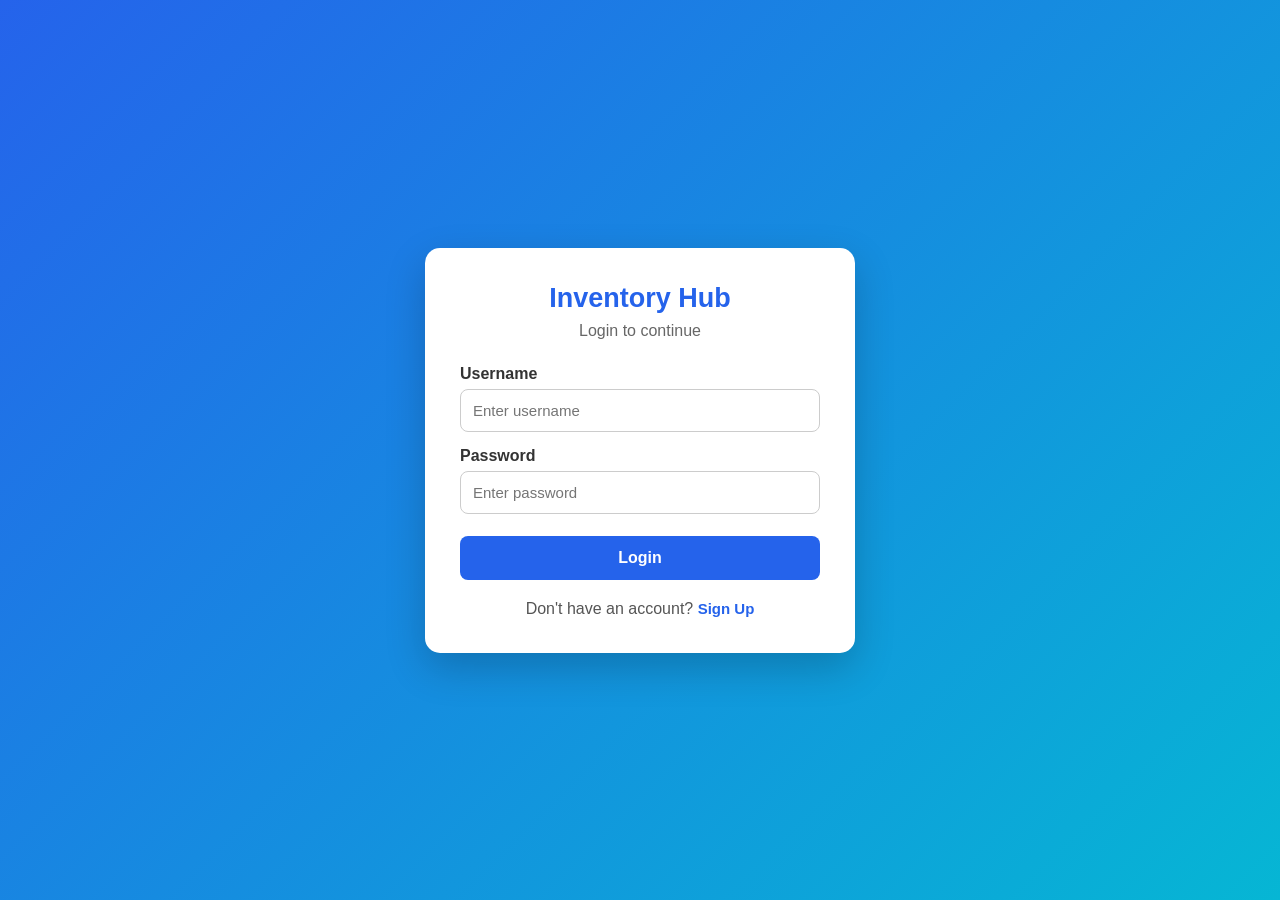
<file: index.html>
<!DOCTYPE html>
<html lang="en">
<head>
    <meta charset="UTF-8">
    <meta name="viewport" content="width=device-width, initial-scale=1.0">
    <title>Inventory Management System</title>
    <link rel="stylesheet" href="style.css">
</head>

<body>
<div id="loginPage" class="auth-container">
    <div class="auth-card">
        <div class="logo">
            <h1>Inventory Hub</h1>
            <p>Login to continue</p>
        </div>

        <form onsubmit="login(event)">

            <label>Username</label>
            <input
                type="text"
                id="loginUsername"
                placeholder="Enter username"
                required
            >

            <label>Password</label>
            <input
                type="password"
                id="loginPassword"
                placeholder="Enter password"
                required
            >

            <button type="submit" class="primary-btn">
                Login
            </button>

        </form>

        <p class="signup-text">
            Don't have an account?
            <button class="link-btn" onclick="showSignup()">
                Sign Up
            </button>
        </p>

    </div>

</div>

<div id="signupPage" class="auth-container hidden">

    <div class="auth-card">

        <div class="logo">
            <h1>Create Account</h1>
            <p>Register for Inventory Management System</p>
        </div>

        <form onsubmit="signup(event)">

            <label>Full Name</label>
            <input
                type="text"
                id="signupName"
                placeholder="Enter full name"
                required
            >

            <label>Username</label>
            <input
                type="text"
                id="signupUsername"
                placeholder="Create username"
                required
            >

            <label>Email</label>
            <input
                type="email"
                id="signupEmail"
                placeholder="Enter email"
                required
            >

            <label>Password</label>
            <input
                type="password"
                id="signupPassword"
                placeholder="Create password"
                required
            >

            <label>Confirm Password</label>
            <input
                type="password"
                id="signupConfirmPassword"
                placeholder="Confirm password"
                required
            >

            <label>Select Role</label>

            <select id="signupRole" required>
                <option value="">Select Role</option>
                <option value="user">User</option>
                <option value="admin">Admin</option>
            </select>

            <button type="submit" class="primary-btn">
                Create Account
            </button>

        </form>

        <p class="signup-text">
            Already have an account?
            <button class="link-btn" onclick="showLogin()">
                Login
            </button>
        </p>

    </div>

</div>

<script src="script.js"></script>

</body>
</html>
</file>
<file: style.css>
* {
    margin: 0;
    padding: 0;
    box-sizing: border-box;
}

body {
    font-family: Arial, sans-serif;
    background: linear-gradient(135deg, #2563eb, #06b6d4);
    min-height: 100vh;
}
.auth-container {
    min-height: 100vh;
    display: flex;
    justify-content: center;
    align-items: center;
    padding: 20px;
}

.auth-card {
    background: white;
    width: 430px;
    max-width: 100%;
    padding: 35px;
    border-radius: 15px;
    box-shadow: 0 15px 40px rgba(0,0,0,0.2);
}

.logo {
    text-align: center;
    margin-bottom: 25px;
}

.logo h1 {
    color: #2563eb;
    font-size: 27px;
    margin-bottom: 8px;
}

.logo p {
    color: #666;
}

.auth-card label {
    display: block;
    margin-top: 15px;
    margin-bottom: 6px;
    font-weight: bold;
    color: #333;
}

.auth-card input,
.auth-card select {
    width: 100%;
    padding: 12px;
    border: 1px solid #ccc;
    border-radius: 8px;
    font-size: 15px;
    outline: none;
}

.auth-card input:focus,
.auth-card select:focus {
    border-color: #2563eb;
}

.primary-btn {
    width: 100%;
    padding: 13px;
    margin-top: 22px;
    border: none;
    border-radius: 8px;
    background: #2563eb;
    color: white;
    font-size: 16px;
    font-weight: bold;
    cursor: pointer;
}

.primary-btn:hover {
    background: #1d4ed8;
}

.signup-text {
    text-align: center;
    margin-top: 20px;
    color: #555;
}

.link-btn {
    background: none;
    border: none;
    color: #2563eb;
    font-weight: bold;
    cursor: pointer;
    font-size: 15px;
}

.hidden {
    display: none !important;
}
</file>
<file: admin.css>
* {
    margin: 0;
    padding: 0;
    box-sizing: border-box;
}

body {
    font-family: Arial, sans-serif;
    background: #f1f5f9;
    color: #1e293b;
}

.sidebar {
    position: fixed;
    left: 0;
    top: 0;
    width: 250px;
    height: 100vh;
    background: linear-gradient(
        180deg,
        #4338ca,
        #312e81
    );
    color: white;
    padding: 25px 15px;
}

.sidebar-logo {
    text-align: center;
    margin-bottom: 35px;
}

.sidebar-logo h2 {
    font-size: 25px;
}

.sidebar-logo p {
    opacity: 0.8;
    margin-top: 5px;
}

.sidebar button {
    width: 100%;
    border: none;
    background: transparent;
    color: white;
    padding: 15px;
    margin: 5px 0;
    text-align: left;
    font-size: 15px;
    border-radius: 8px;
    cursor: pointer;
}

.sidebar button:hover {
    background:
        rgba(255,255,255,0.15);
}

.sidebar .logout-btn {
    margin-top: 30px;
    background: #dc2626;
}

.main {
    margin-left: 250px;
    padding: 25px;
}

.topbar {
    background: white;
    padding: 20px 25px;
    border-radius: 12px;
    display: flex;
    justify-content: space-between;
    align-items: center;
    margin-bottom: 25px;
    box-shadow:
        0 3px 10px rgba(0,0,0,0.08);
}

.topbar h1 {
    margin-bottom: 5px;
}

.topbar p {
    color: #64748b;
}

.admin-info {
    background: #eef2ff;
    padding: 10px 15px;
    border-radius: 20px;
    color: #3730a3;
    font-weight: bold;
}

.section {
    background: white;
    padding: 25px;
    border-radius: 12px;
    box-shadow:
        0 3px 10px rgba(0,0,0,0.06);
}

.hidden {
    display: none !important;
}

.stats {
    display: grid;
    grid-template-columns:
        repeat(4, 1fr);
    gap: 20px;
    margin-top: 20px;
}

.stat-card {
    padding: 25px;
    border-radius: 12px;
    background: #eef2ff;
    border-left: 5px solid #4338ca;
}

.stat-card h3 {
    color: #64748b;
    font-size: 15px;
}

.stat-card p {
    font-size: 30px;
    font-weight: bold;
    color: #4338ca;
    margin-top: 10px;
}

.dashboard-box {
    margin-top: 30px;
    padding: 30px;
    background: #eef2ff;
    border-radius: 12px;
}

.dashboard-box p {
    color: #64748b;
    margin-top: 10px;
}

.section-header {
    display: flex;
    justify-content: space-between;
    align-items: center;
    margin-bottom: 25px;
}

.section-header p {
    color: #64748b;
    margin-top: 5px;
}

.add-btn {
    background: #4338ca;
    color: white;
    border: none;
    padding: 12px 18px;
    border-radius: 7px;
    cursor: pointer;
    font-weight: bold;
}

.add-btn:hover {
    background: #3730a3;
}

.table-container {
    overflow-x: auto;
}

table {
    width: 100%;
    border-collapse: collapse;
}

th {
    background: #eef2ff;
    color: #3730a3;
    padding: 14px;
    text-align: left;
}

td {
    padding: 14px;
    border-bottom:
        1px solid #e2e8f0;
}

.edit-btn {
    background: #2563eb;
    color: white;
    border: none;
    padding: 7px 10px;
    border-radius: 5px;
    cursor: pointer;
    margin-right: 5px;
}

.delete-btn {
    background: #dc2626;
    color: white;
    border: none;
    padding: 7px 10px;
    border-radius: 5px;
    cursor: pointer;
}

.supplier-grid {
    display: grid;
    grid-template-columns:
        repeat(3, 1fr);
    gap: 20px;
}

.supplier-card {
    border: 1px solid #e2e8f0;
    border-radius: 10px;
    padding: 20px;
}

.supplier-card h3 {
    color: #3730a3;
    margin-bottom: 10px;
}

.supplier-card p {
    color: #64748b;
    margin-bottom: 15px;
}

.order-card {
    border: 1px solid #e2e8f0;
    padding: 20px;
    border-radius: 10px;
    margin: 15px 0;
}

.order-header {
    display: flex;
    justify-content: space-between;
    margin-bottom: 15px;
}

.status {
    background: #fef3c7;
    color: #92400e;
    padding: 5px 12px;
    border-radius: 15px;
}

.order-item {
    padding: 8px 0;
    border-bottom:
        1px solid #f1f5f9;
}

.complete-btn {
    margin-top: 15px;
    background: #16a34a;
    color: white;
    border: none;
    padding: 9px 15px;
    border-radius: 6px;
    cursor: pointer;
}

.modal {
    position: fixed;
    top: 0;
    left: 0;
    width: 100%;
    height: 100%;
    background:
        rgba(0,0,0,0.6);
    display: flex;
    justify-content: center;
    align-items: center;
    padding: 20px;
}

.modal-content {
    background: white;
    width: 500px;
    max-width: 100%;
    padding: 25px;
    border-radius: 12px;
}

.modal-header {
    display: flex;
    justify-content: space-between;
    margin-bottom: 20px;
}

.modal-header button {
    border: none;
    background: none;
    font-size: 28px;
    cursor: pointer;
}

.modal-content label {
    display: block;
    margin-top: 12px;
    margin-bottom: 5px;
    font-weight: bold;
}

.modal-content input {
    width: 100%;
    padding: 11px;
    border: 1px solid #cbd5e1;
    border-radius: 7px;
}

.save-btn {
    width: 100%;
    margin-top: 20px;
    padding: 12px;
    background: #4338ca;
    color: white;
    border: none;
    border-radius: 7px;
    cursor: pointer;
    font-weight: bold;
}

@media(max-width:1100px) {
    .stats {
        grid-template-columns:
            repeat(2, 1fr);
    }

    .supplier-grid {
        grid-template-columns:
            repeat(2, 1fr);
    }
}

@media(max-width:700px) {
    .sidebar {
        position: relative;
        width: 100%;
        height: auto;
    }

    .main {
        margin-left: 0;
    }

    .stats {
        grid-template-columns: 1fr;
    }

    .supplier-grid {
        grid-template-columns: 1fr;
    }

    .topbar {
        flex-direction: column;
        align-items: flex-start;
        gap: 15px;

    }

}
</file>
<file: user.css>
* {
    margin: 0;
    padding: 0;
    box-sizing: border-box;
}
body {
    font-family: Arial, sans-serif;
    background: #f1f5f9;
    color: #1e293b;
}
.sidebar {
    position: fixed;
    left: 0;
    top: 0;
    width: 250px;
    height: 100vh;
    background: linear-gradient(
        180deg,
        #0f766e,
        #115e59
    );
    color: white;
    padding: 25px 15px;
}
.sidebar-logo {
    text-align: center;
    margin-bottom: 35px;
}
.sidebar-logo h2 {
    font-size: 25px;
}
.sidebar-logo p {
    opacity: 0.8;
    margin-top: 5px;
}
.sidebar button {
    width: 100%;
    border: none;
    background: transparent;
    color: white;
    padding: 15px;
    margin: 5px 0;
    text-align: left;
    font-size: 15px;
    border-radius: 8px;
    cursor: pointer;
}
.sidebar button:hover {
    background: rgba(255,255,255,0.15);
}
.sidebar .logout-btn {
    margin-top: 30px;
    background: #dc2626;
}
#cartCount {
    float: right;
    background: white;
    color: #0f766e;
    padding: 2px 7px;
    border-radius: 20px;
    font-weight: bold;
}
.main {
    margin-left: 250px;
    padding: 25px;
}
.topbar {
    background: white;
    padding: 20px 25px;
    border-radius: 12px;
    display: flex;
    justify-content: space-between;
    align-items: center;
    margin-bottom: 25px;
    box-shadow: 0 3px 10px rgba(0,0,0,0.08);
}
.topbar h1 {
    margin-bottom: 5px;
}
.topbar p {
    color: #64748b;
}
.user-info {
    background: #ccfbf1;
    padding: 10px 15px;
    border-radius: 20px;
    color: #115e59;
    font-weight: bold;
}
.section {
    background: white;
    padding: 25px;
    border-radius: 12px;
    box-shadow: 0 3px 10px rgba(0,0,0,0.06);
}
.hidden {
    display: none !important;
}
.stats {
    display: grid;
    grid-template-columns:
        repeat(4, 1fr);
    gap: 20px;
    margin-top: 20px;
}
.stat-card {
    padding: 25px;
    border-radius: 12px;
    background: #ecfeff;
    border-left: 5px solid #0f766e;
}
.stat-card h3 {
    font-size: 15px;
    color: #64748b;
}
.stat-card p {
    font-size: 28px;
    font-weight: bold;
    margin-top: 10px;
    color: #0f766e;
}
.welcome-box {
    margin-top: 30px;
    padding: 35px;
    background: #f0fdfa;
    border-radius: 12px;
}
.welcome-box h2 {
    margin-bottom: 10px;
}
.welcome-box p {
    color: #64748b;
    margin-bottom: 20px;
}
.shop-btn {
    border: none;
    background: #0f766e;
    color: white;
    padding: 12px 20px;
    border-radius: 8px;
    cursor: pointer;
    font-weight: bold;
}
.section-header {
    display: flex;
    justify-content: space-between;
    align-items: center;
    margin-bottom: 25px;
}
.section-header input {
    width: 280px;
    padding: 12px;
    border: 1px solid #cbd5e1;
    border-radius: 8px;
}
.products-grid {
    display: grid;
    grid-template-columns:
        repeat(4, 1fr);
    gap: 20px;
}
.product-card {
    border: 1px solid #e2e8f0;
    border-radius: 12px;
    overflow: hidden;
    background: white;
    transition: 0.3s;
}
.product-card:hover {
    transform: translateY(-5px);
    box-shadow:
        0 10px 25px rgba(0,0,0,0.1);
}
.product-image {
    height: 130px;
    background: #ccfbf1;
    display: flex;
    align-items: center;
    justify-content: center;
    font-size: 55px;
}
.product-details {
    padding: 18px;
}
.product-details h3 {
    margin-bottom: 8px;
}
.category {
    color: #64748b;
    font-size: 14px;
}
.price {
    color: #0f766e;
    font-size: 20px;
    font-weight: bold;
    margin: 12px 0;
}
.stock {
    color: #475569;
    font-size: 14px;
    margin-bottom: 15px;
}
.add-cart-btn {
    width: 100%;
    padding: 11px;
    border: none;
    border-radius: 7px;
    background: #0f766e;
    color: white;
    cursor: pointer;
    font-weight: bold;
}
.add-cart-btn:hover {
    background: #115e59;
}
.out-stock {
    color: #dc2626;
    font-weight: bold;
}
.cart-item {
    display: flex;
    justify-content: space-between;
    align-items: center;
    padding: 18px;
    border: 1px solid #e2e8f0;
    border-radius: 10px;
    margin: 12px 0;
}
.cart-info h3 {
    margin-bottom: 5px;
}
.cart-info p {
    color: #64748b;
}
.quantity-controls {
    display: flex;
    align-items: center;
    gap: 10px;
}
.quantity-controls button {
    width: 30px;
    height: 30px;
    border: none;
    background: #0f766e;
    color: white;
    border-radius: 5px;
    cursor: pointer;
}
.remove-btn {
    background: #dc2626 !important;
}
.cart-total {
    margin-top: 25px;
    padding: 20px;
    background: #f0fdfa;
    border-radius: 10px;
    text-align: right;
}
.cart-total h2 {
    color: #0f766e;
}
.checkout-btn {
    margin-top: 15px;
    padding: 12px 25px;
    border: none;
    background: #16a34a;
    color: white;
    border-radius: 7px;
    cursor: pointer;
    font-weight: bold;
}
.order-card {
    border: 1px solid #e2e8f0;
    border-radius: 10px;
    padding: 20px;
    margin: 15px 0;
}
.order-header {
    display: flex;
    justify-content: space-between;
    margin-bottom: 15px;
}
.order-status {
    background: #fef3c7;
    color: #92400e;
    padding: 5px 10px;
    border-radius: 15px;
}
.order-product {
    padding: 8px 0;
    border-bottom: 1px solid #f1f5f9;
}
@media(max-width:1100px) {
    .products-grid {
        grid-template-columns:
            repeat(3, 1fr);
    }
    .stats {
        grid-template-columns:
            repeat(2, 1fr);
    }
}
@media(max-width:800px) {
    .sidebar {
        width: 200px;
    }
    .main {
        margin-left: 200px;
    }
    .products-grid {
        grid-template-columns:
            repeat(2, 1fr);
    }
}
@media(max-width:600px) {

    .sidebar {
        position: relative;
        width: 100%;
        height: auto;
    }
    .main {
        margin-left: 0;
    }
    .stats {
        grid-template-columns: 1fr;
    }
    .products-grid {
        grid-template-columns: 1fr;
    }

    .topbar {
        flex-direction: column;
        gap: 15px;
        align-items: flex-start;
    }
    .section-header {
        flex-direction: column;
        gap: 15px;
        align-items: stretch;
    }
    .section-header input {
        width: 100%;
    }

}
</file>
